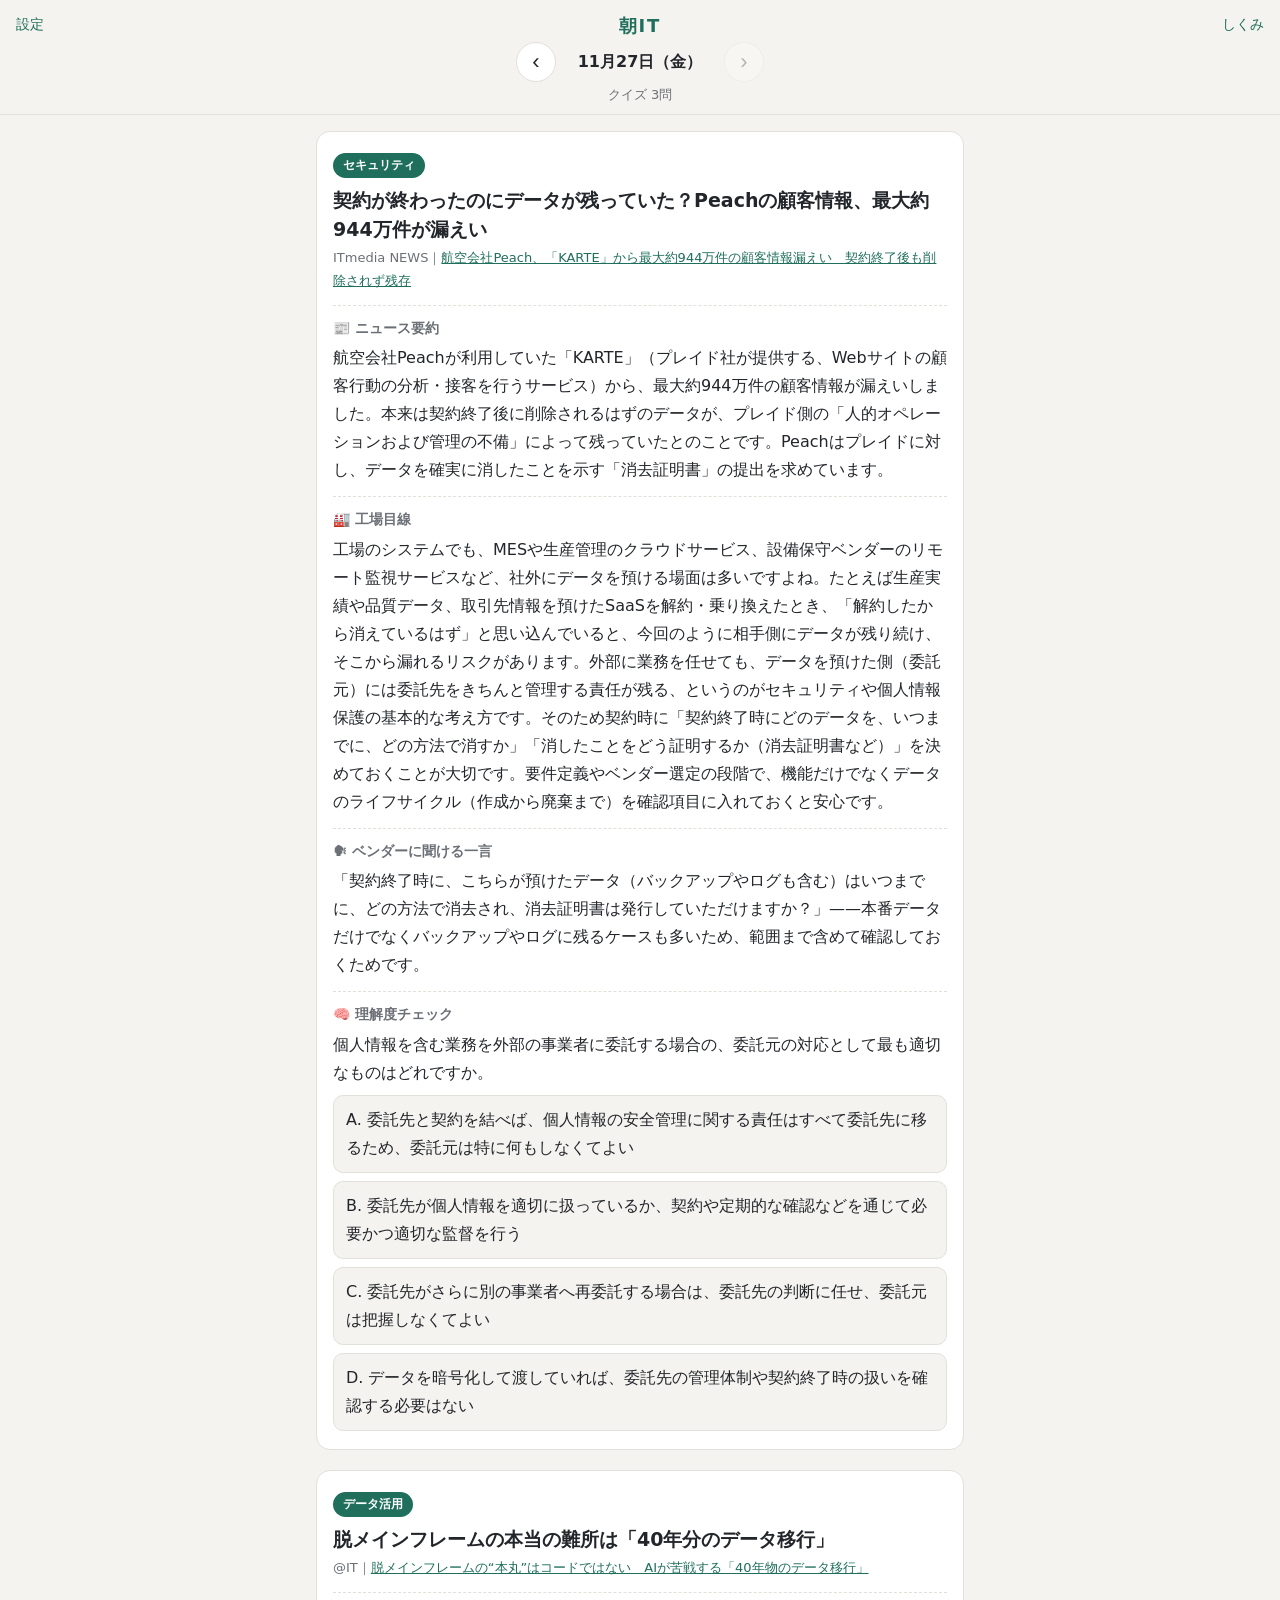
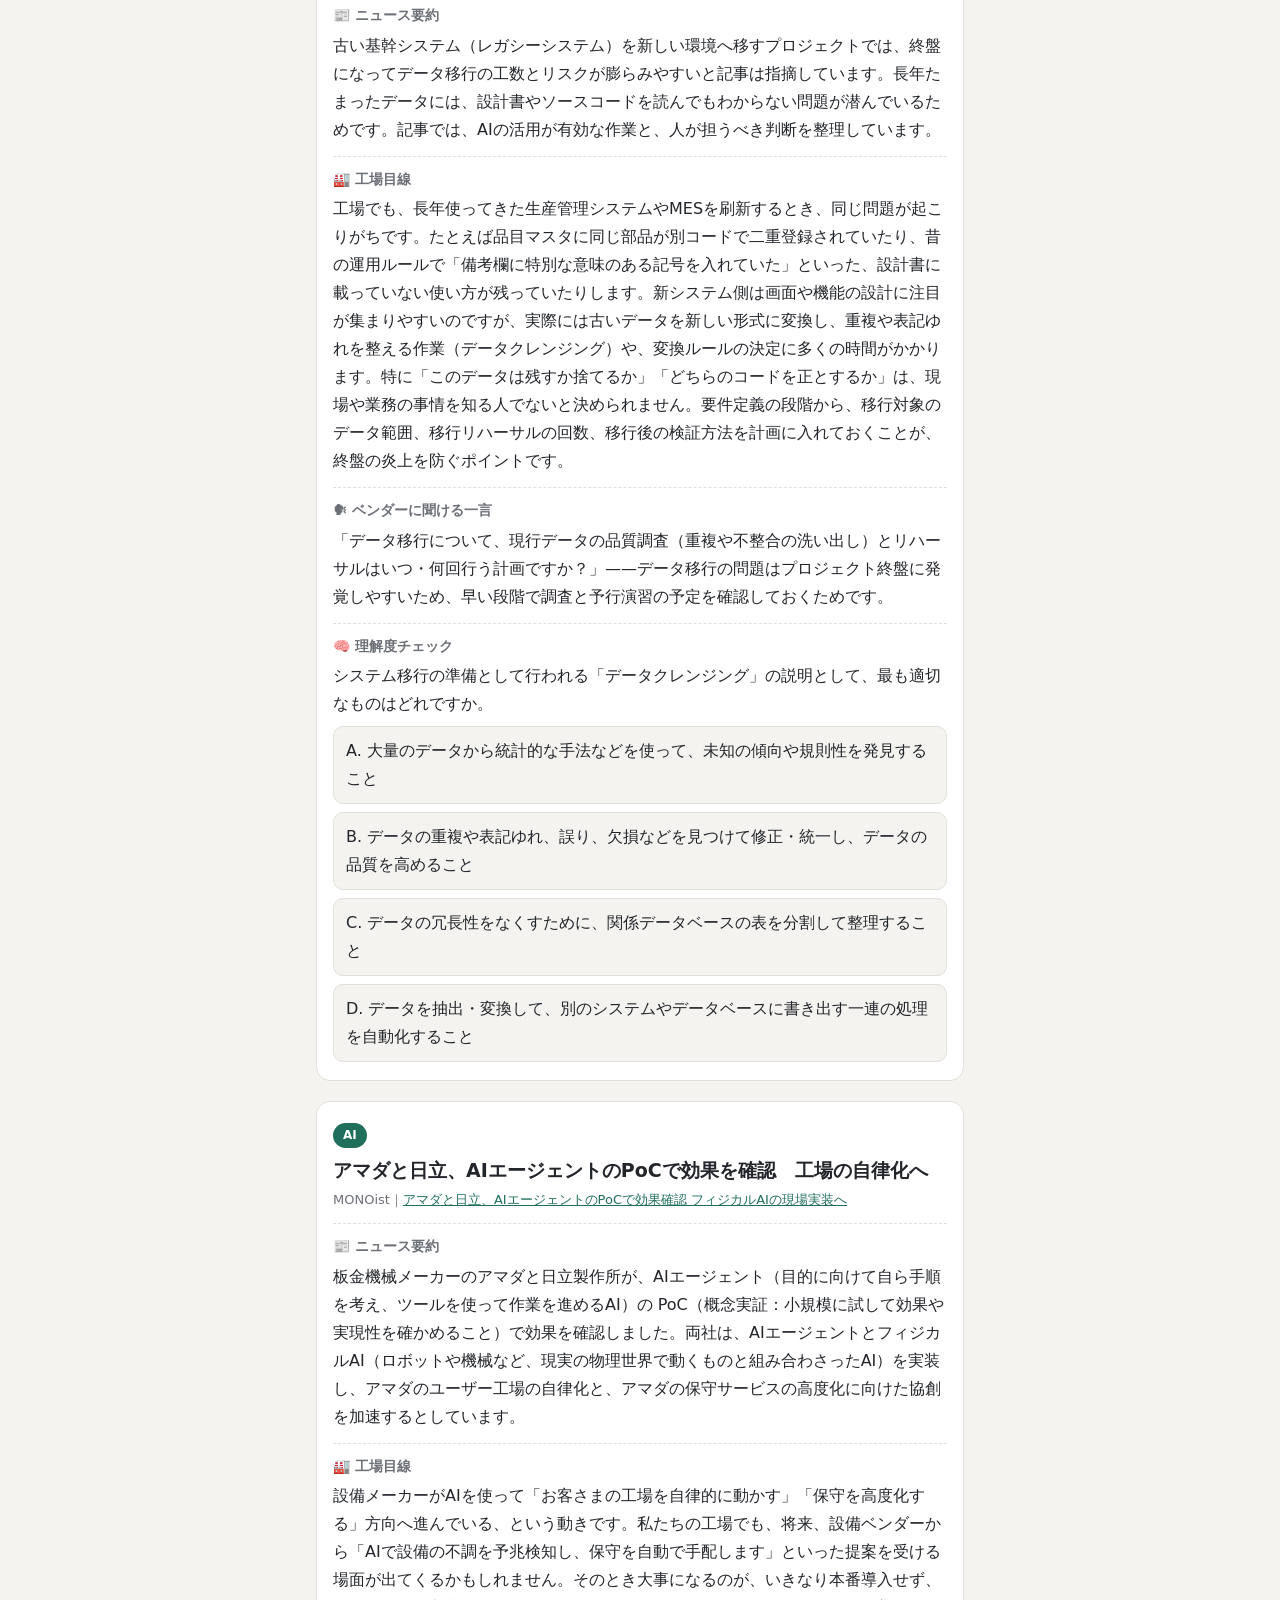
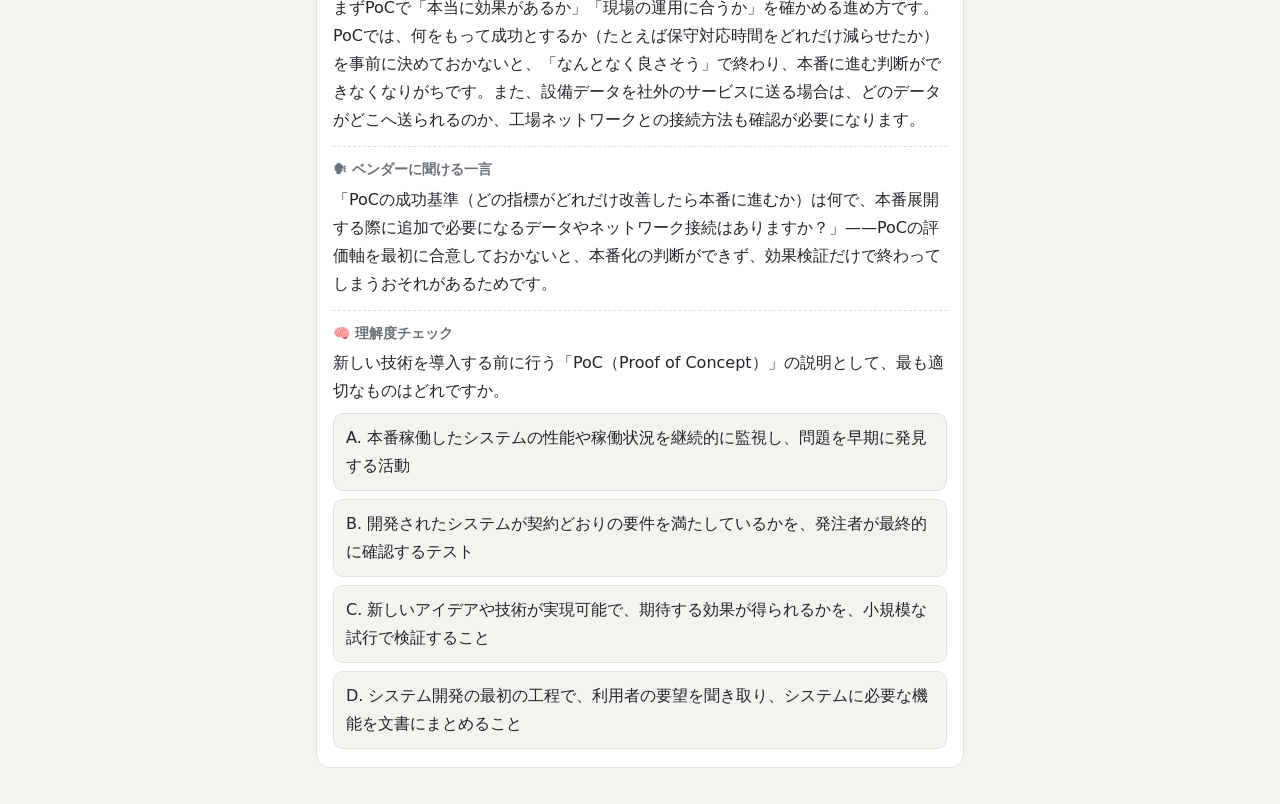
<file: index.html>
<!doctype html>
<html lang="ja">
<head>
  <meta charset="utf-8">
  <!-- スマホの画面幅に合わせて表示するための指定 -->
  <meta name="viewport" content="width=device-width, initial-scale=1">
  <meta name="theme-color" content="#1f6f5c">
  <title>朝IT</title>
  <link rel="manifest" href="manifest.webmanifest">
  <link rel="icon" href="icons/icon-192.png">
  <link rel="stylesheet" href="style.css">
</head>
<body>
  <header class="top">
    <a class="top-link left" href="settings.html">設定</a>
    <a class="top-link right" href="about.html">しくみ</a>
    <h1>朝IT</h1>
    <!-- 日付の切り替え（前の日 / 次の日） -->
    <nav class="date-nav">
      <button id="prev" aria-label="前の日">‹</button>
      <span id="date">読み込み中…</span>
      <button id="next" aria-label="次の日">›</button>
    </nav>
    <p id="score" class="score"></p>
  </header>

  <!-- 一時停止中のお知らせ（停止中のときだけ表示） -->
  <p id="paused-banner" class="banner" hidden>⏸ カードの自動作成は一時停止中です（<a href="settings.html">設定で再開</a>）</p>

  <!-- カードはここに app.js が差し込む -->
  <main id="cards"></main>

  <!-- type="module" にすると、ページの読み込み後に実行される -->
  <script type="module" src="app.js"></script>
</body>
</html>
</file>
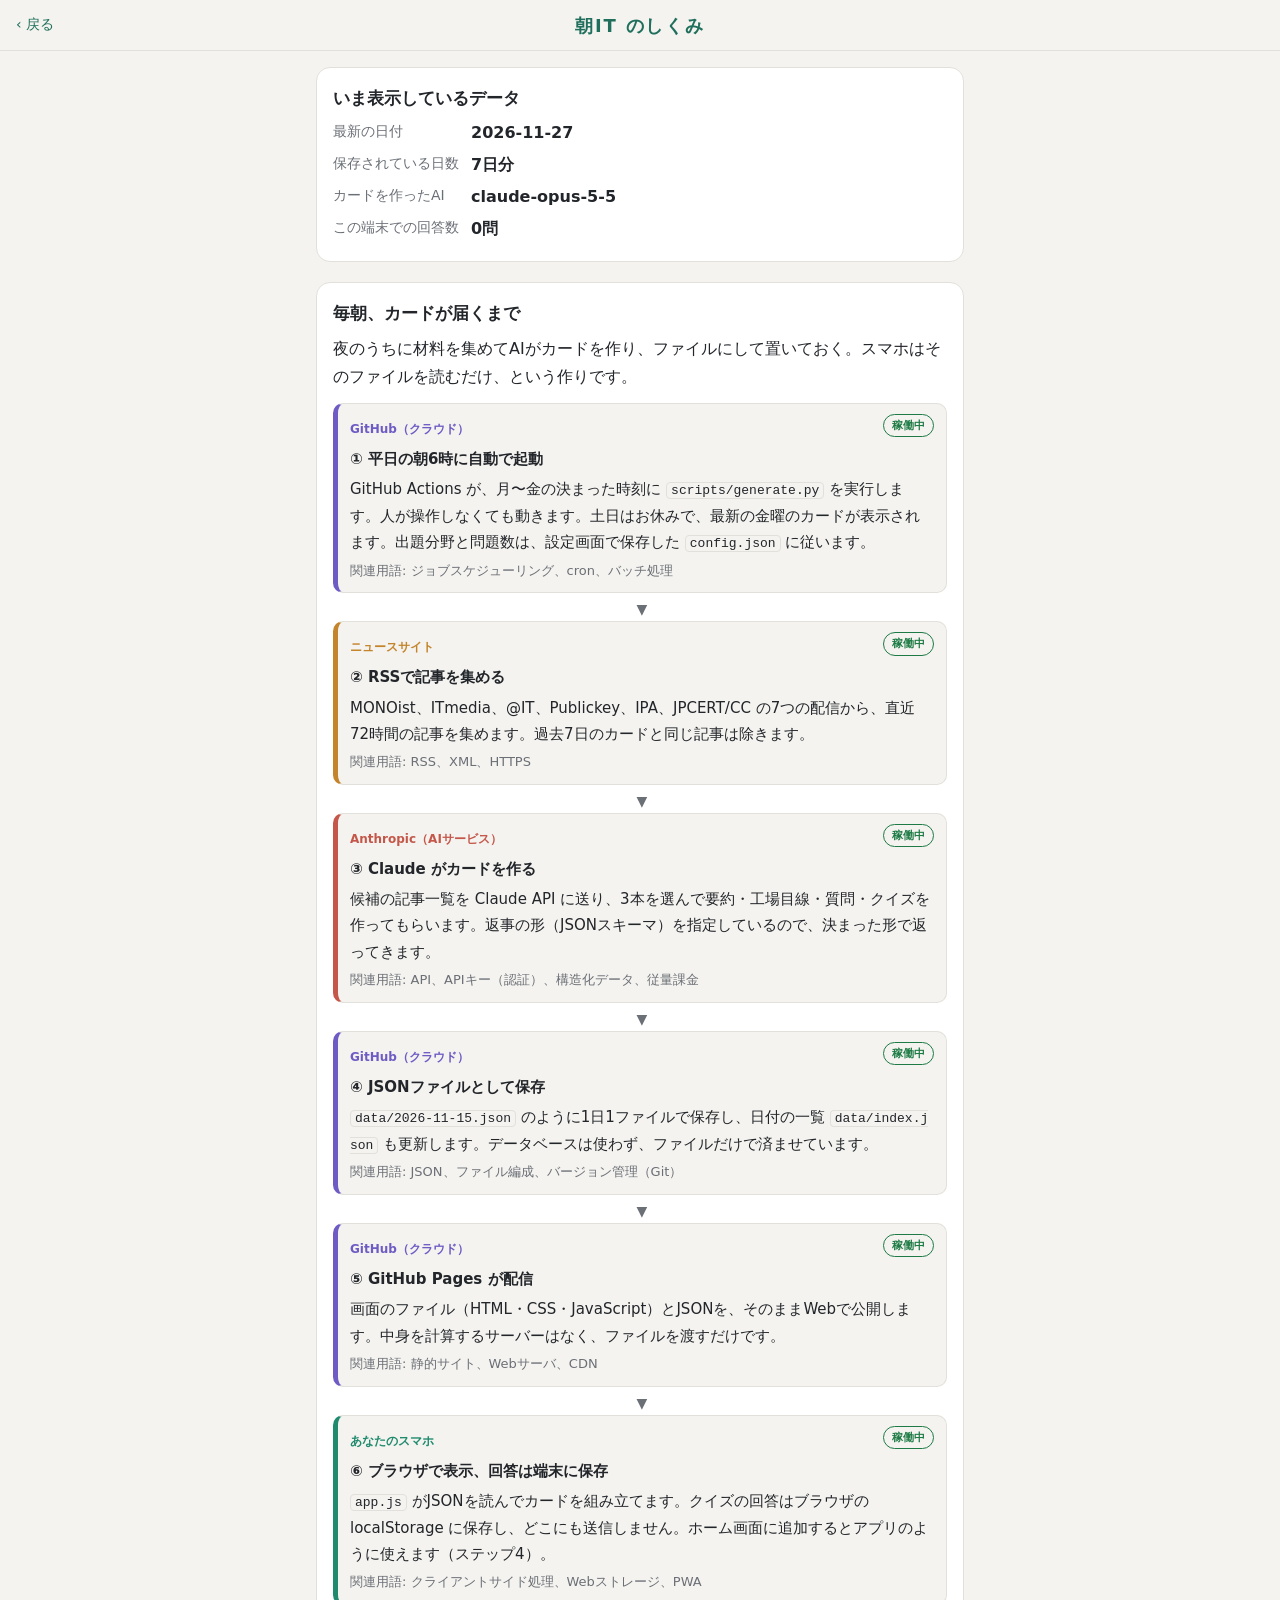
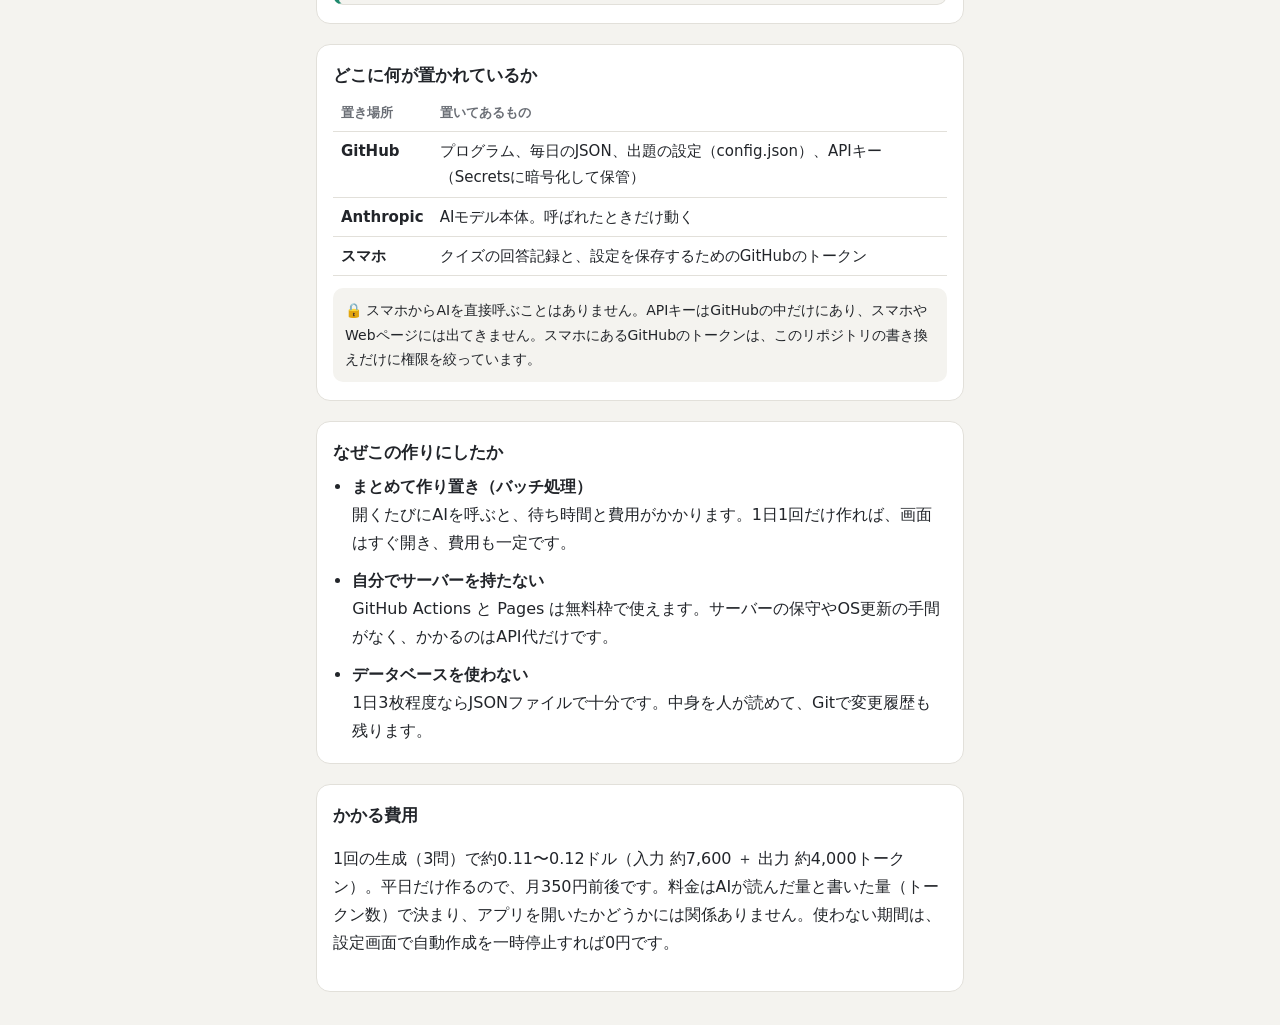
<file: about.html>
<!doctype html>
<html lang="ja">
<head>
  <meta charset="utf-8">
  <meta name="viewport" content="width=device-width, initial-scale=1">
  <meta name="theme-color" content="#1f6f5c">
  <title>朝IT のしくみ</title>
  <link rel="manifest" href="manifest.webmanifest">
  <link rel="icon" href="icons/icon-192.png">
  <link rel="stylesheet" href="style.css">
</head>
<body>
  <header class="top">
    <a class="top-link left" href="index.html">‹ 戻る</a>
    <h1>朝IT のしくみ</h1>
  </header>

  <main class="about">

    <!-- ===== 今のデータ（data/ から読み込んで表示） ===== -->
    <section class="card">
      <h2>いま表示しているデータ</h2>
      <dl class="facts">
        <dt>最新の日付</dt><dd id="f-date">—</dd>
        <dt>保存されている日数</dt><dd id="f-days">—</dd>
        <dt>カードを作ったAI</dt><dd id="f-model">—</dd>
        <dt>この端末での回答数</dt><dd id="f-answers">—</dd>
      </dl>
    </section>

    <!-- ===== 全体の流れ ===== -->
    <section class="card">
      <h2>毎朝、カードが届くまで</h2>
      <p class="lead">夜のうちに材料を集めてAIがカードを作り、ファイルにして置いておく。スマホはそのファイルを読むだけ、という作りです。</p>

      <ol class="flow">
        <li class="step loc-github">
          <span class="where">GitHub（クラウド）</span>
          <span class="status ok">稼働中</span>
          <h3>① 平日の朝6時に自動で起動</h3>
          <p>GitHub Actions が、月〜金の決まった時刻に <code>scripts/generate.py</code> を実行します。人が操作しなくても動きます。土日はお休みで、最新の金曜のカードが表示されます。出題分野と問題数は、設定画面で保存した <code>config.json</code> に従います。</p>
          <p class="terms">関連用語: ジョブスケジューリング、cron、バッチ処理</p>
        </li>

        <li class="step loc-web">
          <span class="where">ニュースサイト</span>
          <span class="status ok">稼働中</span>
          <h3>② RSSで記事を集める</h3>
          <p>MONOist、ITmedia、@IT、Publickey、IPA、JPCERT/CC の7つの配信から、直近72時間の記事を集めます。過去7日のカードと同じ記事は除きます。</p>
          <p class="terms">関連用語: RSS、XML、HTTPS</p>
        </li>

        <li class="step loc-ai">
          <span class="where">Anthropic（AIサービス）</span>
          <span class="status ok">稼働中</span>
          <h3>③ Claude がカードを作る</h3>
          <p>候補の記事一覧を Claude API に送り、3本を選んで要約・工場目線・質問・クイズを作ってもらいます。返事の形（JSONスキーマ）を指定しているので、決まった形で返ってきます。</p>
          <p class="terms">関連用語: API、APIキー（認証）、構造化データ、従量課金</p>
        </li>

        <li class="step loc-github">
          <span class="where">GitHub（クラウド）</span>
          <span class="status ok">稼働中</span>
          <h3>④ JSONファイルとして保存</h3>
          <p><code>data/2026-11-15.json</code> のように1日1ファイルで保存し、日付の一覧 <code>data/index.json</code> も更新します。データベースは使わず、ファイルだけで済ませています。</p>
          <p class="terms">関連用語: JSON、ファイル編成、バージョン管理（Git）</p>
        </li>

        <li class="step loc-github">
          <span class="where">GitHub（クラウド）</span>
          <span class="status ok">稼働中</span>
          <h3>⑤ GitHub Pages が配信</h3>
          <p>画面のファイル（HTML・CSS・JavaScript）とJSONを、そのままWebで公開します。中身を計算するサーバーはなく、ファイルを渡すだけです。</p>
          <p class="terms">関連用語: 静的サイト、Webサーバ、CDN</p>
        </li>

        <li class="step loc-phone">
          <span class="where">あなたのスマホ</span>
          <span class="status ok">稼働中</span>
          <h3>⑥ ブラウザで表示、回答は端末に保存</h3>
          <p><code>app.js</code> がJSONを読んでカードを組み立てます。クイズの回答はブラウザの localStorage に保存し、どこにも送信しません。ホーム画面に追加するとアプリのように使えます（ステップ4）。</p>
          <p class="terms">関連用語: クライアントサイド処理、Webストレージ、PWA</p>
        </li>
      </ol>
    </section>

    <!-- ===== どこに何があるか ===== -->
    <section class="card">
      <h2>どこに何が置かれているか</h2>
      <table class="where-table">
        <tr><th>置き場所</th><th>置いてあるもの</th></tr>
        <tr><td>GitHub</td><td>プログラム、毎日のJSON、出題の設定（config.json）、APIキー（Secretsに暗号化して保管）</td></tr>
        <tr><td>Anthropic</td><td>AIモデル本体。呼ばれたときだけ動く</td></tr>
        <tr><td>スマホ</td><td>クイズの回答記録と、設定を保存するためのGitHubのトークン</td></tr>
      </table>
      <p class="note">🔒 スマホからAIを直接呼ぶことはありません。APIキーはGitHubの中だけにあり、スマホやWebページには出てきません。スマホにあるGitHubのトークンは、このリポジトリの書き換えだけに権限を絞っています。</p>
    </section>

    <!-- ===== なぜこの構成か ===== -->
    <section class="card">
      <h2>なぜこの作りにしたか</h2>
      <ul class="reasons">
        <li><b>まとめて作り置き（バッチ処理）</b><br>開くたびにAIを呼ぶと、待ち時間と費用がかかります。1日1回だけ作れば、画面はすぐ開き、費用も一定です。</li>
        <li><b>自分でサーバーを持たない</b><br>GitHub Actions と Pages は無料枠で使えます。サーバーの保守やOS更新の手間がなく、かかるのはAPI代だけです。</li>
        <li><b>データベースを使わない</b><br>1日3枚程度ならJSONファイルで十分です。中身を人が読めて、Gitで変更履歴も残ります。</li>
      </ul>
    </section>

    <!-- ===== 費用 ===== -->
    <section class="card">
      <h2>かかる費用</h2>
      <p>1回の生成（3問）で約0.11〜0.12ドル（入力 約7,600 ＋ 出力 約4,000トークン）。平日だけ作るので、月350円前後です。料金はAIが読んだ量と書いた量（トークン数）で決まり、アプリを開いたかどうかには関係ありません。使わない期間は、設定画面で自動作成を一時停止すれば0円です。</p>
    </section>

  </main>

  <script type="module">
    // data/ のファイルと、この端末の回答記録から「いまの状態」を表示する
    const set = (id, text) => (document.getElementById(id).textContent = text);

    try {
      const { dates } = await (await fetch("data/index.json", { cache: "no-cache" })).json();
      set("f-days", `${dates.length}日分`);
      if (dates.length > 0) {
        set("f-date", dates[0]);
        const day = await (await fetch(`data/${dates[0]}.json`, { cache: "no-cache" })).json();
        set("f-model", day.model);
      }
    } catch {
      set("f-date", "読み込めませんでした");
    }

    try {
      const answers = JSON.parse(localStorage.getItem("asa-it:answers")) || {};
      const count = Object.values(answers).reduce((n, day) => n + Object.keys(day).length, 0);
      set("f-answers", `${count}問`);
    } catch {
      set("f-answers", "確認できません");
    }
  </script>
</body>
</html>
</file>
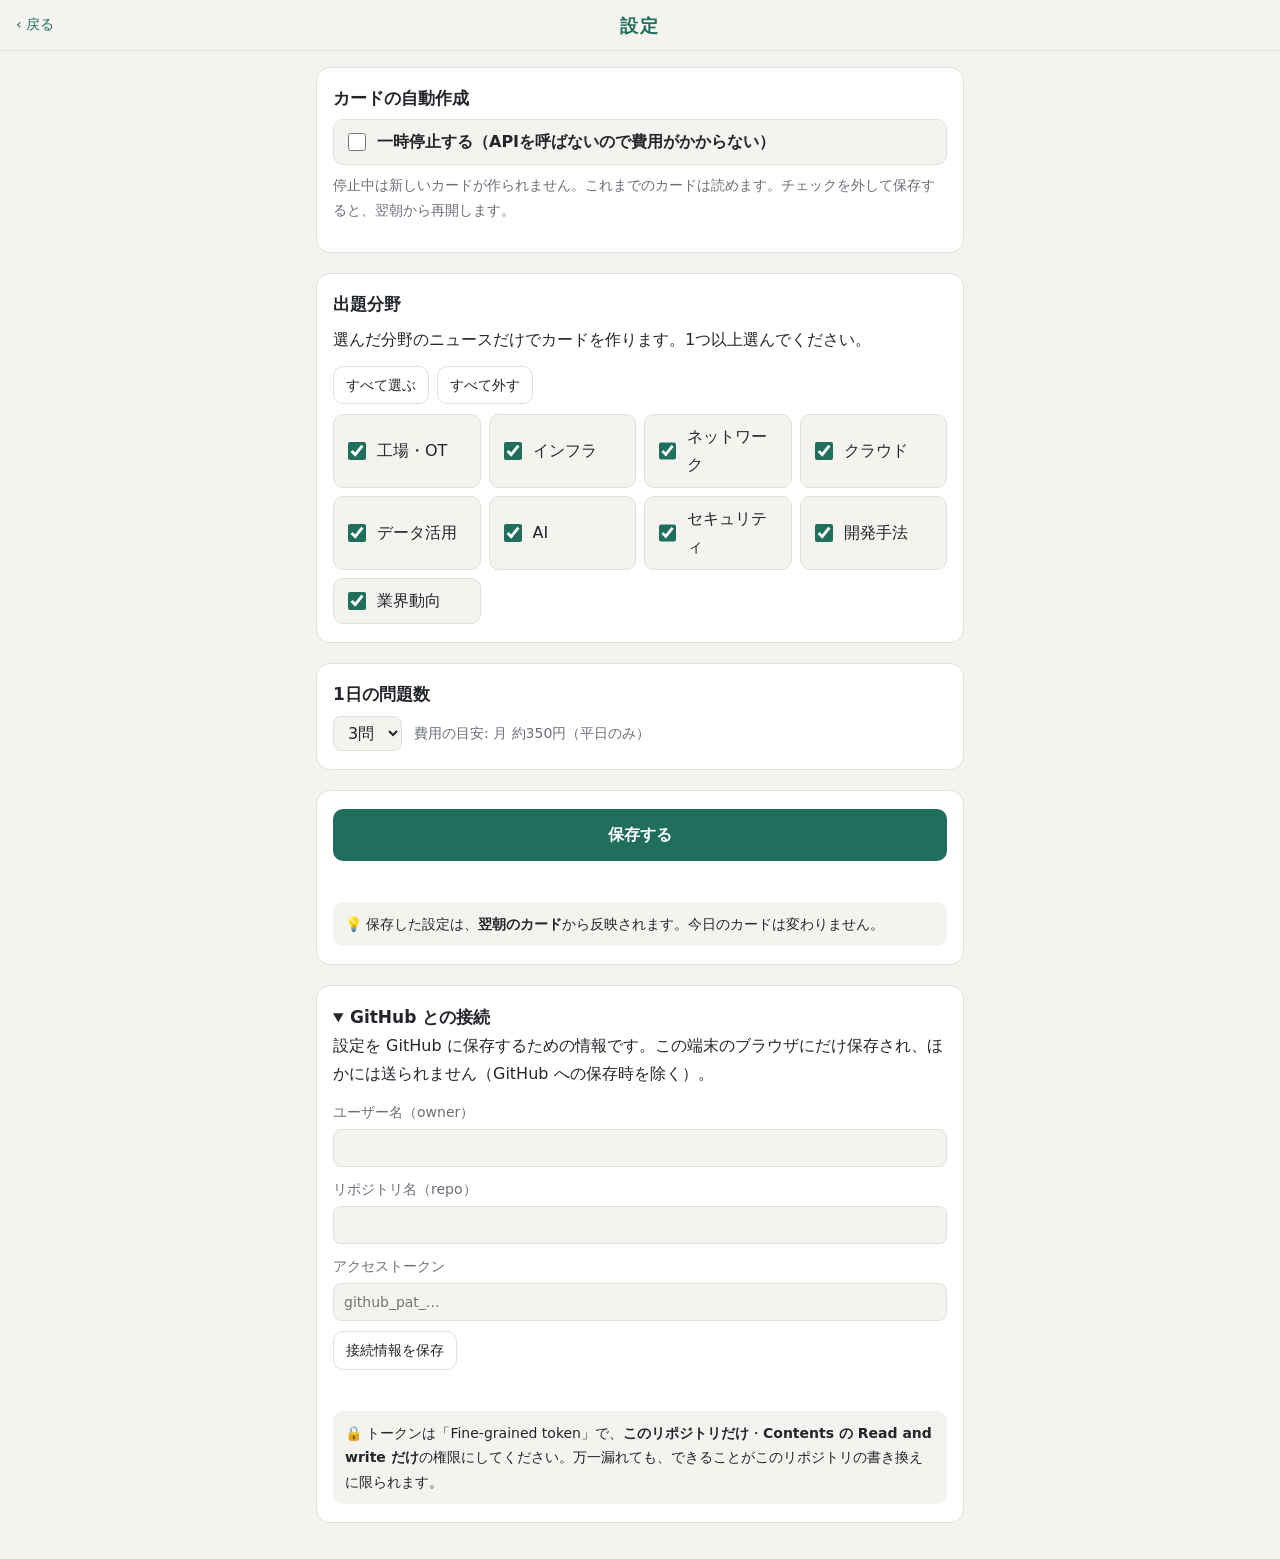
<file: settings.html>
<!doctype html>
<html lang="ja">
<head>
  <meta charset="utf-8">
  <meta name="viewport" content="width=device-width, initial-scale=1">
  <meta name="theme-color" content="#1f6f5c">
  <title>朝IT の設定</title>
  <link rel="manifest" href="manifest.webmanifest">
  <link rel="icon" href="icons/icon-192.png">
  <link rel="stylesheet" href="style.css">
</head>
<body>
  <header class="top">
    <a class="top-link left" href="index.html">‹ 戻る</a>
    <h1>設定</h1>
  </header>

  <main class="about">

    <!-- ===== 出題の設定（GitHub の config.json に保存） ===== -->
    <section class="card">
      <h2>カードの自動作成</h2>
      <label class="check pause">
        <input type="checkbox" id="paused">
        一時停止する（APIを呼ばないので費用がかからない）
      </label>
      <p class="lead small">停止中は新しいカードが作られません。これまでのカードは読めます。チェックを外して保存すると、翌朝から再開します。</p>
    </section>

    <section class="card">
      <h2>出題分野</h2>
      <p class="lead">選んだ分野のニュースだけでカードを作ります。1つ以上選んでください。</p>
      <div class="quick">
        <button type="button" class="small-btn" id="all-on">すべて選ぶ</button>
        <button type="button" class="small-btn" id="all-off">すべて外す</button>
      </div>
      <div id="categories" class="checks"></div>
    </section>

    <section class="card">
      <h2>1日の問題数</h2>
      <div class="count-row">
        <select id="count"></select>
        <span id="cost" class="cost"></span>
      </div>
    </section>

    <section class="card">
      <button type="button" id="save" class="primary-btn">保存する</button>
      <p id="status" class="status-msg"></p>
      <p class="note">💡 保存した設定は、<b>翌朝のカード</b>から反映されます。今日のカードは変わりません。</p>
    </section>

    <!-- ===== GitHub との接続（この端末だけに保存） ===== -->
    <section class="card">
      <details id="connection">
        <summary><h2 class="inline">GitHub との接続</h2></summary>
        <p class="lead">設定を GitHub に保存するための情報です。この端末のブラウザにだけ保存され、ほかには送られません（GitHub への保存時を除く）。</p>
        <label class="field">ユーザー名（owner）<input id="owner" autocomplete="off" autocapitalize="off"></label>
        <label class="field">リポジトリ名（repo）<input id="repo" autocomplete="off" autocapitalize="off"></label>
        <label class="field">アクセストークン<input id="token" type="password" autocomplete="off" placeholder="github_pat_…"></label>
        <button type="button" id="save-conn" class="small-btn">接続情報を保存</button>
        <p id="conn-status" class="status-msg"></p>
        <p class="note">🔒 トークンは「Fine-grained token」で、<b>このリポジトリだけ</b>・<b>Contents の Read and write だけ</b>の権限にしてください。万一漏れても、できることがこのリポジトリの書き換えに限られます。</p>
      </details>
    </section>

  </main>

  <script type="module" src="settings.js"></script>
</body>
</html>
</file>
<file: style.css>
/* ===== 色の定義（ここを変えれば全体の色が変わる） ===== */
:root {
  --bg: #f4f3ef;
  --card: #ffffff;
  --text: #22252a;
  --muted: #6b6f76;
  --line: #e2e0da;
  --accent: #1f6f5c;
  --ok: #1e7b45;
  --ok-bg: #e3f4ea;
  --ng: #b3392f;
  --ng-bg: #fbe7e5;
}

/* スマホがダークモードのときの色 */
@media (prefers-color-scheme: dark) {
  :root {
    --bg: #15171a;
    --card: #1f2226;
    --text: #e8e6e1;
    --muted: #9a9ea5;
    --line: #33373d;
    --accent: #5cc0a3;
    --ok: #6fd39a;
    --ok-bg: #1d3328;
    --ng: #f08a80;
    --ng-bg: #3a2220;
  }
}

* { box-sizing: border-box; }

body {
  margin: 0;
  background: var(--bg);
  color: var(--text);
  font-family: system-ui, -apple-system, "Hiragino Sans", "Noto Sans JP", sans-serif;
  font-size: 16px;
  line-height: 1.75;
}

/* ===== 上部（タイトル・日付・正解数） ===== */
.top {
  position: sticky;
  top: 0;
  z-index: 1;
  background: var(--bg);
  border-bottom: 1px solid var(--line);
  padding: 10px 16px 8px;
  text-align: center;
}
.top h1 { margin: 0; font-size: 18px; color: var(--accent); letter-spacing: .1em; }
.date-nav { display: flex; align-items: center; justify-content: center; gap: 12px; }
.date-nav button {
  width: 40px; height: 40px;
  border: 1px solid var(--line); border-radius: 50%;
  background: var(--card); color: var(--text);
  font-size: 22px; line-height: 1; cursor: pointer;
}
.date-nav button:disabled { opacity: .3; cursor: default; }
#date { font-weight: 700; min-width: 9em; }
.score { margin: 2px 0 0; font-size: 13px; color: var(--muted); min-height: 1.5em; }

/* ===== カード ===== */
main { max-width: 680px; margin: 0 auto; padding: 16px; }

.card {
  background: var(--card);
  border: 1px solid var(--line);
  border-radius: 14px;
  padding: 18px 16px;
  margin-bottom: 20px;
}
.tag {
  display: inline-block;
  font-size: 12px; font-weight: 700;
  padding: 2px 10px; border-radius: 99px;
  background: var(--accent); color: var(--card);
}
.card h2 { font-size: 19px; line-height: 1.5; margin: 8px 0 4px; }
.source { font-size: 13px; color: var(--muted); margin: 0 0 8px; }
.source a { color: var(--accent); }

.section { border-top: 1px dashed var(--line); padding-top: 10px; margin-top: 12px; }
.section h3 { font-size: 14px; margin: 0 0 4px; color: var(--muted); }
.section p { margin: 0; }

/* ===== クイズ ===== */
.choices { display: grid; gap: 8px; margin-top: 8px; }
.choice {
  text-align: left;
  font: inherit; color: var(--text);
  background: var(--bg);
  border: 1px solid var(--line); border-radius: 10px;
  padding: 10px 12px;
  cursor: pointer;
}
.choice:disabled { cursor: default; }
.choice.correct { background: var(--ok-bg); border-color: var(--ok); }
.choice.wrong { background: var(--ng-bg); border-color: var(--ng); }

.result { font-weight: 700; margin: 10px 0 4px; }
.result.ok { color: var(--ok); }
.result.ng { color: var(--ng); }
.explanation { margin: 0; }

.message { text-align: center; color: var(--muted); padding: 40px 0; }

/* ===== 上部のリンク（しくみ / 戻る） ===== */
.top-link {
  position: absolute; top: 12px;
  font-size: 14px; color: var(--accent); text-decoration: none;
}
.top-link.right { right: 16px; }
.top-link.left { left: 16px; }

/* ===== しくみページ ===== */
.about h2 { font-size: 17px; margin: 0 0 8px; }
.about .lead { margin: 0 0 12px; }
.about code {
  font-size: 13px; background: var(--bg);
  border: 1px solid var(--line); border-radius: 4px; padding: 0 4px;
  word-break: break-all;
}

.facts { display: grid; grid-template-columns: auto 1fr; gap: 4px 12px; margin: 0; }
.facts dt { color: var(--muted); font-size: 14px; }
.facts dd { margin: 0; font-weight: 700; }

/* 流れ図: 縦に並べた箱を矢印でつなぐ */
.flow { list-style: none; margin: 0; padding: 0; }
.step {
  position: relative;
  border: 1px solid var(--line); border-left: 5px solid var(--loc);
  border-radius: 10px;
  padding: 10px 12px;
  background: var(--bg);
}
.step + .step { margin-top: 28px; }
.step + .step::before {               /* 箱と箱の間の下向き矢印 */
  content: "▼";
  position: absolute; top: -25px; left: 50%; transform: translateX(-50%);
  color: var(--muted); font-size: 14px;
}
.step h3 { font-size: 15px; margin: 4px 0; }
.step p { margin: 0 0 4px; font-size: 15px; }
.step .terms { font-size: 13px; color: var(--muted); margin: 0; }

/* 場所ごとの色（左の線と「どこで」ラベル） */
.loc-github { --loc: #6e5bc4; }
.loc-web    { --loc: #c4842b; }
.loc-ai     { --loc: #c4574a; }
.loc-phone  { --loc: #1f8a6e; }
.where {
  display: inline-block; font-size: 12px; font-weight: 700;
  color: var(--loc);
}
.status {
  float: right; font-size: 11px; font-weight: 700;
  padding: 1px 8px; border-radius: 99px; border: 1px solid;
}
.status.ok { color: var(--ok); border-color: var(--ok); }
.status.todo { color: var(--muted); border-color: var(--line); }

.where-table { width: 100%; border-collapse: collapse; font-size: 15px; }
.where-table th, .where-table td {
  text-align: left; vertical-align: top;
  padding: 6px 8px; border-bottom: 1px solid var(--line);
}
.where-table th { font-size: 13px; color: var(--muted); }
.where-table td:first-child { white-space: nowrap; font-weight: 700; }

.note {
  margin: 12px 0 0; padding: 10px 12px;
  background: var(--bg); border-radius: 10px; font-size: 14px;
}
.reasons { margin: 0; padding-left: 1.2em; }
.reasons li + li { margin-top: 10px; }

/* ===== 設定ページ ===== */
.checks { display: grid; grid-template-columns: repeat(auto-fill, minmax(140px, 1fr)); gap: 8px; }
.check {
  display: flex; align-items: center; gap: 8px;
  border: 1px solid var(--line); border-radius: 10px;
  padding: 8px 10px; background: var(--bg); cursor: pointer;
}
.check input { width: 18px; height: 18px; accent-color: var(--accent); }
.quick { display: flex; gap: 8px; margin-bottom: 10px; }
.check.pause { font-weight: 700; }
.lead.small { font-size: 14px; color: var(--muted); margin-top: 8px; }
.banner {
  max-width: 680px; margin: 12px auto 0; padding: 8px 12px;
  border: 1px solid var(--line); border-radius: 10px;
  background: var(--card); color: var(--muted); font-size: 14px; text-align: center;
}
.banner a { color: var(--accent); }

.small-btn, .primary-btn {
  font: inherit; cursor: pointer; border-radius: 10px;
}
.small-btn {
  font-size: 14px; padding: 6px 12px;
  border: 1px solid var(--line); background: var(--card); color: var(--text);
}
.primary-btn {
  width: 100%; padding: 12px; font-weight: 700;
  border: none; background: var(--accent); color: var(--card);
}
.primary-btn:disabled { opacity: .5; cursor: default; }

.count-row { display: flex; align-items: center; gap: 12px; flex-wrap: wrap; }
.count-row select, .field input {
  font: inherit; color: var(--text); background: var(--bg);
  border: 1px solid var(--line); border-radius: 8px; padding: 6px 10px;
}
.cost { font-size: 14px; color: var(--muted); }

.status-msg { margin: 8px 0 0; font-size: 14px; min-height: 1.5em; }
.status-msg.ok { color: var(--ok); }
.status-msg.ng { color: var(--ng); }

details summary { cursor: pointer; }
h2.inline { display: inline; }
.field { display: block; font-size: 14px; color: var(--muted); margin-bottom: 10px; }
.field input { display: block; width: 100%; margin-top: 4px; }
</file>
